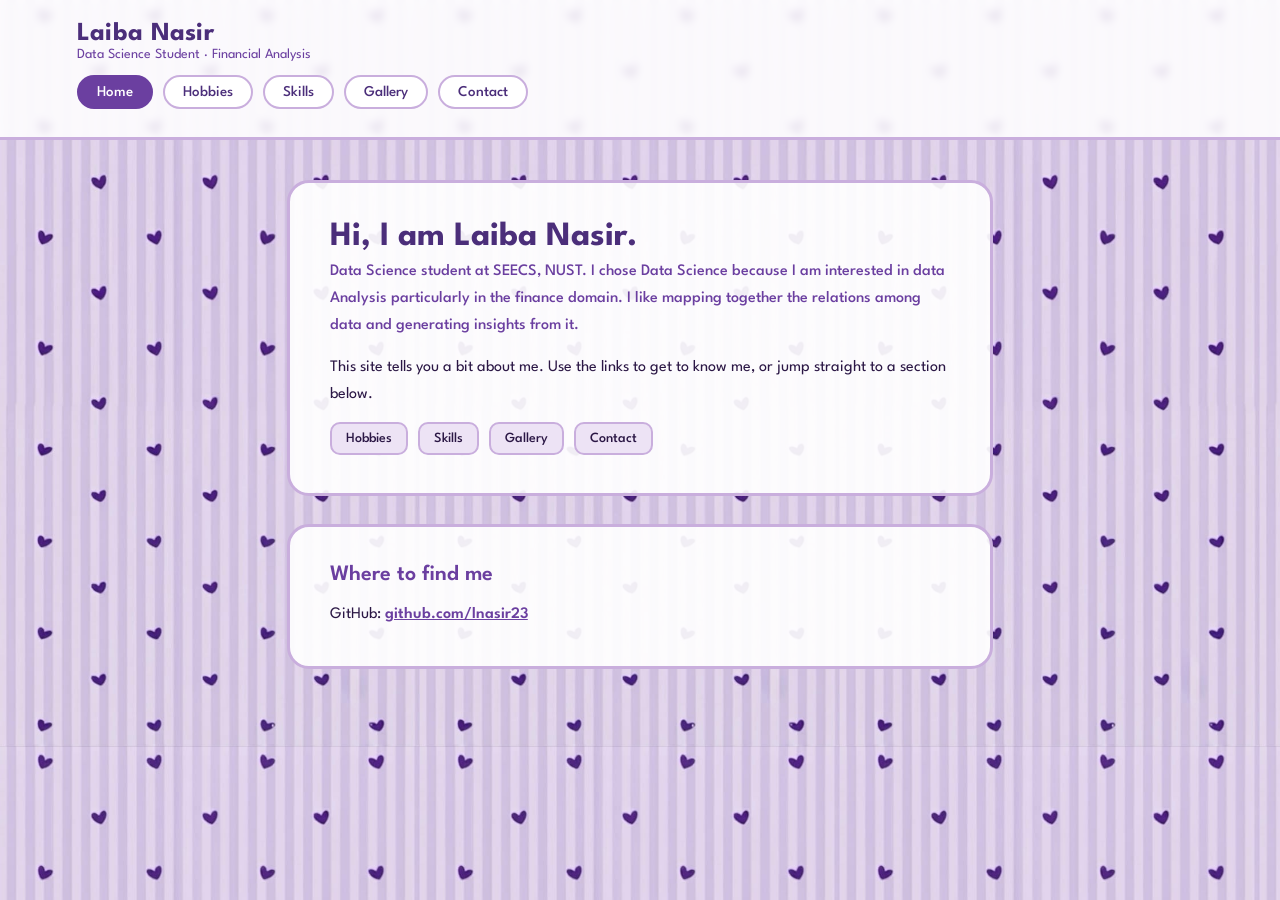
<file: index.html>
<!DOCTYPE html>
<html lang="en">
<head>
<meta charset="UTF-8">
<meta name="viewport" content="width=device-width, initial-scale=1.0">
<title>Laiba Nasir: Home</title>
<link rel="stylesheet" href="css/style.css">
</head>
<body>

<header class="top">
  <div class="brand">Laiba Nasir</div>
  <div class="role">Data Science Student · Financial Analysis</div>
  <nav>
    <ul class="clearfix">
      <li><a href="index.html" class="active">Home</a></li>
      <li><a href="hobbies.html">Hobbies</a></li>
      <li><a href="skills.html">Skills</a></li>
      <li><a href="gallery.html">Gallery</a></li>
      <li><a href="contact.html">Contact</a></li>
    </ul>
  </nav>
</header>

<main>

  <section class="panel">
    <h1>Hi, I am Laiba Nasir.</h1>
    <p class="tagline">Data Science student at SEECS, NUST. I chose Data Science because I am interested in data Analysis
    particularly in the finance domain. I like mapping together the relations among data and generating insights from it.
    </p>
    <p>This site tells you a bit about me. Use the links to get to know me,
    or jump straight to a section below.</p>
    <div class="chip-row">
      <a class="chip" href="hobbies.html" style="text-decoration:none;">Hobbies</a>
      <a class="chip" href="skills.html" style="text-decoration:none;">Skills</a>
      <a class="chip" href="gallery.html" style="text-decoration:none;">Gallery</a>
      <a class="chip" href="contact.html" style="text-decoration:none;">Contact</a>
    </div>
  </section>

  <section class="panel">
    <h2>Where to find me</h2>
    <p>GitHub: <a class="text-link" href="https://github.com/lnasir23" target="_blank" rel="noopener">github.com/lnasir23</a></p>
  </section>

</main>


</body>
</html>
</file>
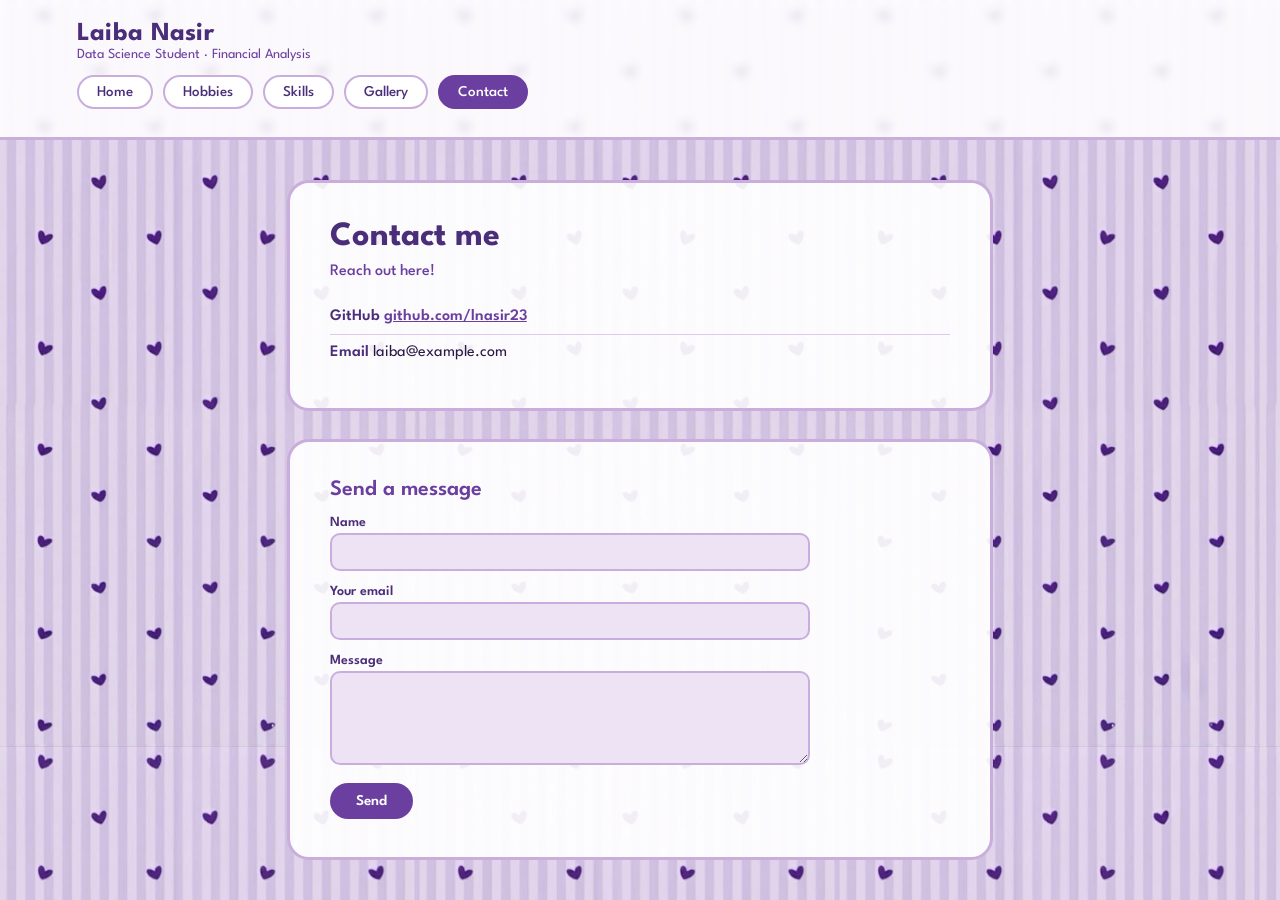
<file: contact.html>
<!DOCTYPE html>
<html lang="en">
<head>
<meta charset="UTF-8">
<meta name="viewport" content="width=device-width, initial-scale=1.0">
<title>Laiba: Contact Me</title>
<link rel="stylesheet" href="css/style.css">
</head>
<body>

<header class="top">
  <div class="brand">Laiba Nasir</div>
  <div class="role">Data Science Student · Financial Analysis</div>
  <nav>
    <ul class="clearfix">
      <li><a href="index.html">Home</a></li>
      <li><a href="hobbies.html">Hobbies</a></li>
      <li><a href="skills.html">Skills</a></li>
      <li><a href="gallery.html">Gallery</a></li>
      <li><a href="contact.html" class="active">Contact</a></li>
    </ul>
  </nav>
</header>

<main>

  <section class="panel">
    <h1>Contact me</h1>
    <p class="tagline">Reach out here!</p>
    <ul class="plain">
      <li><strong>GitHub</strong> <a class="text-link" href="https://github.com/lnasir23" target="_blank" rel="noopener">github.com/lnasir23</a></li>
      <li><strong>Email</strong>  laiba@example.com</li>
    </ul>
  </section>

  <section class="panel">
    <h2>Send a message</h2>
    <form class="contact-form" action="mailto:laiba@example.com" method="post" enctype="text/plain">
      <div>
        <label for="name">Name</label>
        <input type="text" id="name" name="name" required>
      </div>
      <div>
        <label for="email">Your email</label>
        <input type="email" id="email" name="email" required>
      </div>
      <div>
        <label for="message">Message</label>
        <textarea id="message" name="message" rows="5" required></textarea>
      </div>
      <button type="submit">Send</button>
    </form>
  </section>

</main>

</body>
</html>
</file>
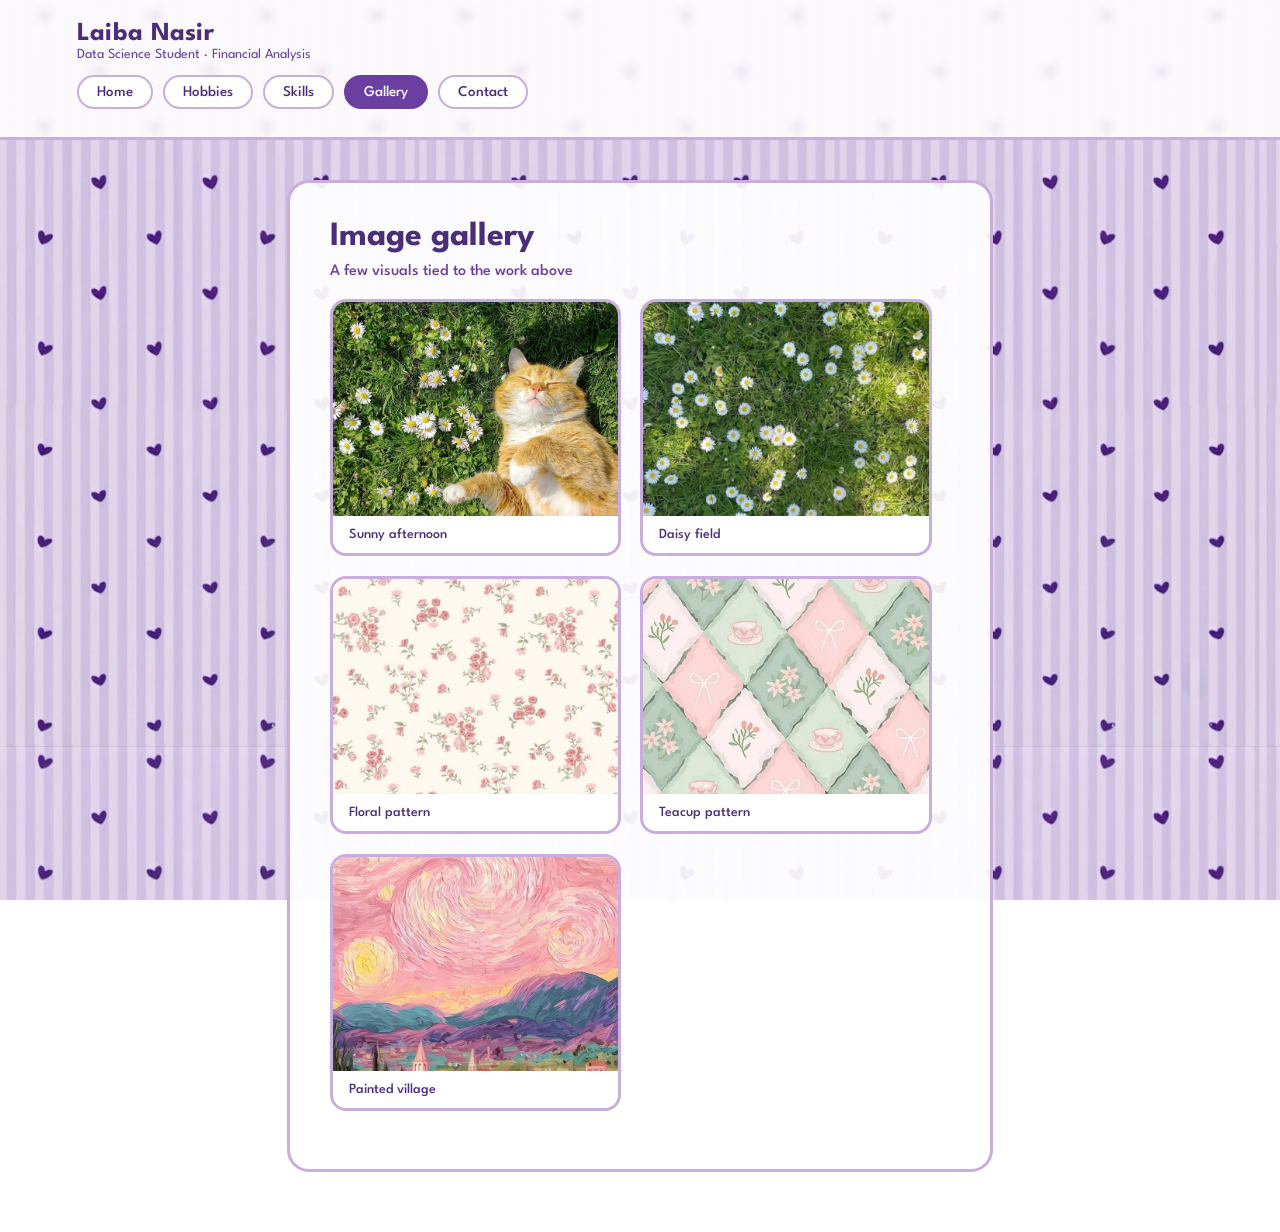
<file: gallery.html>
<!DOCTYPE html>
<html lang="en">
<head>
<meta charset="UTF-8">
<meta name="viewport" content="width=device-width, initial-scale=1.0">
<title>Laiba: Image Gallery</title>
<link rel="stylesheet" href="css/style.css">
</head>
<body>

<header class="top">
  <div class="brand">Laiba Nasir</div>
  <div class="role">Data Science Student · Financial Analysis</div>
  <nav>
    <ul class="clearfix">
      <li><a href="index.html">Home</a></li>
      <li><a href="hobbies.html">Hobbies</a></li>
      <li><a href="skills.html">Skills</a></li>
      <li><a href="gallery.html" class="active">Gallery</a></li>
      <li><a href="contact.html">Contact</a></li>
    </ul>
  </nav>
</header>

<main>

  <section class="panel">
    <h1>Image gallery</h1>
    <p class="tagline">A few visuals tied to the work above</p>

    <div class="gallery-grid clearfix">
      <figure>
        <img src="images/image-1.jpeg" alt="Cat lying in a patch of daisies">
        <figcaption>Sunny afternoon</figcaption>
      </figure>
      <figure>
        <img src="images/image-2.jpeg" alt="Field of small white daisies">
        <figcaption>Daisy field</figcaption>
      </figure>
      <figure>
        <img src="images/image-3.jpeg" alt="Pink floral pattern illustration">
        <figcaption>Floral pattern</figcaption>
      </figure>
      <figure>
        <img src="images/image-4.jpeg" alt="Pastel teacup and floral pattern illustration">
        <figcaption>Teacup pattern</figcaption>
      </figure>
      <figure>
        <img src="images/image-5.jpeg" alt="Painted village landscape under a swirling pink sky">
        <figcaption>Painted village</figcaption>
      </figure>
    </div>
  </section>

</main>



</body>
</html>
</file>
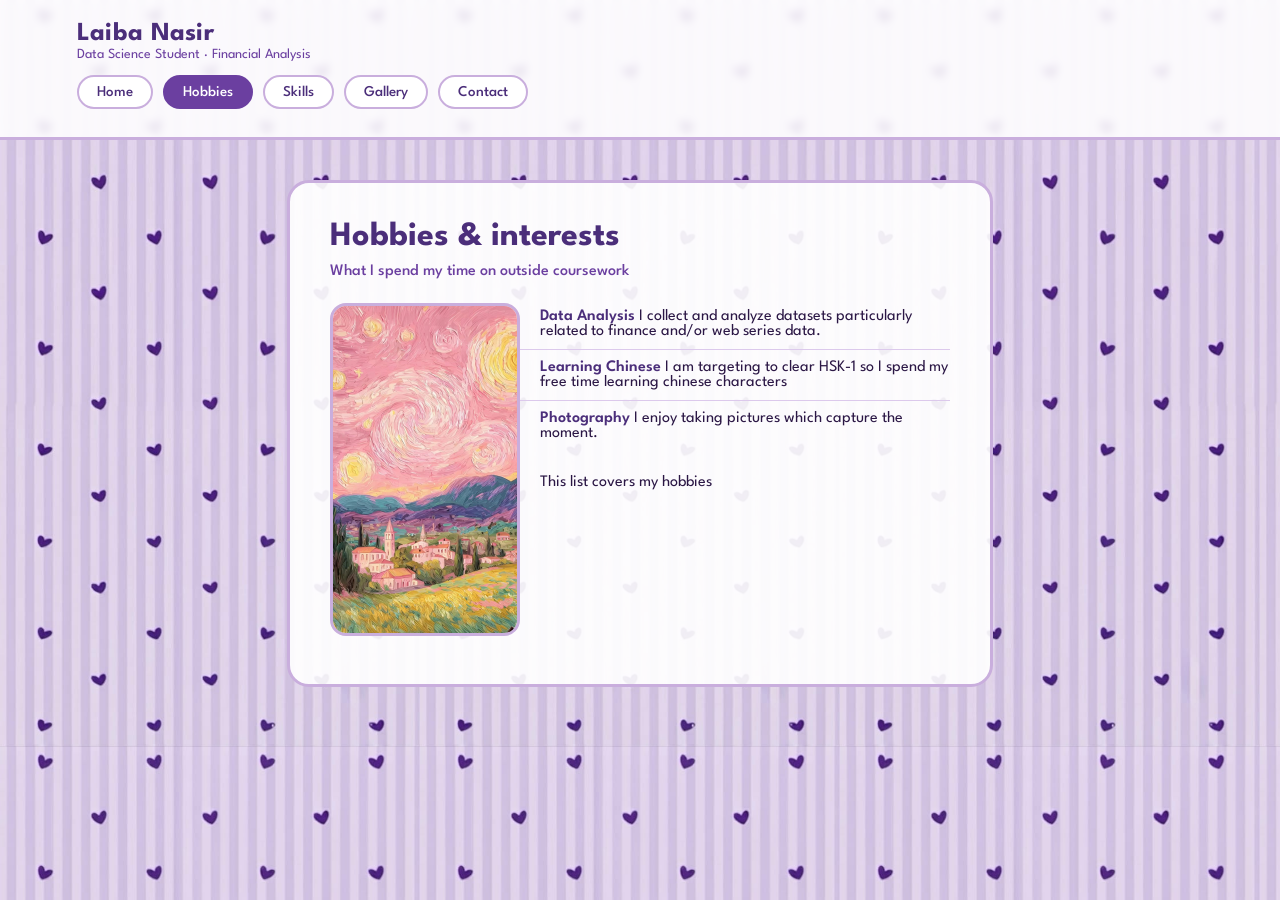
<file: hobbies.html>
<!DOCTYPE html>
<html lang="en">
<head>
<meta charset="UTF-8">
<meta name="viewport" content="width=device-width, initial-scale=1.0">
<title>Laiba: Hobbies</title>
<link rel="stylesheet" href="css/style.css">
</head>
<body>

<header class="top">
  <div class="brand">Laiba Nasir</div>
  <div class="role">Data Science Student · Financial Analysis</div>
  <nav>
    <ul class="clearfix">
      <li><a href="index.html">Home</a></li>
      <li><a href="hobbies.html" class="active">Hobbies</a></li>
      <li><a href="skills.html">Skills</a></li>
      <li><a href="gallery.html">Gallery</a></li>
      <li><a href="contact.html">Contact</a></li>
    </ul>
  </nav>
</header>

<main>

  <section class="panel clearfix">
    <h1>Hobbies &amp; interests</h1>
    <p class="tagline">What I spend my time on outside coursework</p>
    <figure class="hobby-media">
      <img src="images/image-5.jpeg" alt="Painted landscape photo, an example of my photography-editing hobby">
    </figure>
    <ul class="plain">
      <li><strong>Data Analysis</strong>  I collect and analyze datasets particularly related to finance and/or web series data.</li>
      <li><strong>Learning Chinese</strong> I am targeting to clear HSK-1 so I spend my free time learning chinese characters</li>
      <li><strong>Photography</strong> I enjoy taking pictures which capture the moment.</li>
    </ul>
    <p style="margin-top:18px;">This list covers my hobbies</p>
  </section>

</main>


</body>
</html>
</file>
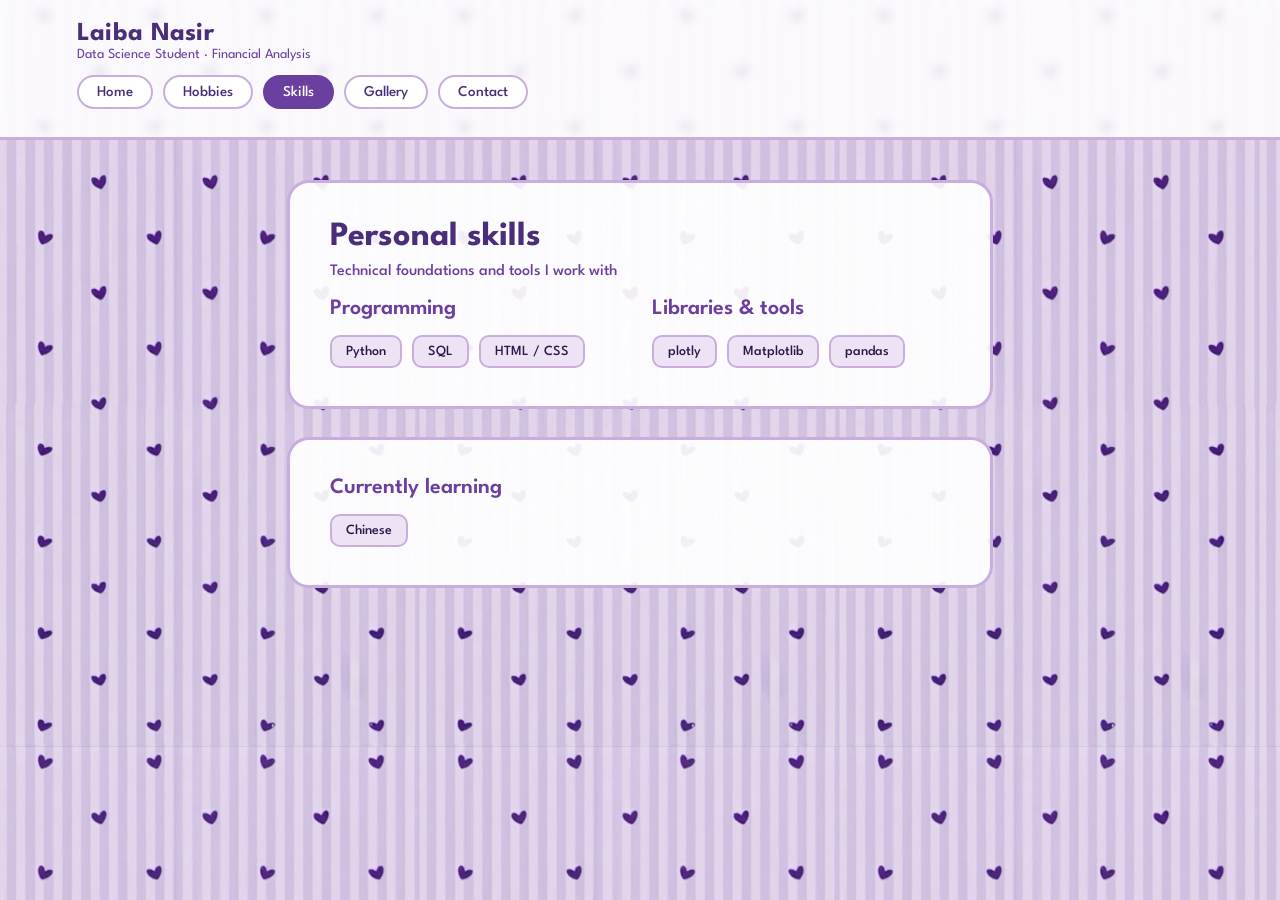
<file: skills.html>
<!DOCTYPE html>
<html lang="en">
<head>
<meta charset="UTF-8">
<meta name="viewport" content="width=device-width, initial-scale=1.0">
<title>Laiba: Personal Skills</title>
<link rel="stylesheet" href="css/style.css">
</head>
<body>

<header class="top">
  <div class="brand">Laiba Nasir</div>
  <div class="role">Data Science Student · Financial Analysis</div>
  <nav>
    <ul class="clearfix">
      <li><a href="index.html">Home</a></li>
      <li><a href="hobbies.html">Hobbies</a></li>
      <li><a href="skills.html" class="active">Skills</a></li>
      <li><a href="gallery.html">Gallery</a></li>
      <li><a href="contact.html">Contact</a></li>
    </ul>
  </nav>
</header>

<main>

  <section class="panel">
    <h1>Personal skills</h1>
    <p class="tagline">Technical foundations and tools I work with</p>
    <div class="grid-2">
      <div>
        <h2>Programming</h2>
        <div class="chip-row">
          <span class="chip">Python</span>
          <span class="chip">SQL</span>
          <span class="chip">HTML / CSS</span>
        </div>
      </div>
      <div>
        <h2>Libraries &amp; tools</h2>
        <div class="chip-row">
          <span class="chip">plotly</span>
          <span class="chip">Matplotlib</span>
          <span class="chip">pandas</span>
        </div>
      </div>
    </div>
  </section>

  
  <section class="panel">
    <h2>Currently learning</h2>
    <div class="chip-row">
      <span class="chip">Chinese</span>
    </div>
  </section>

</main>


</body>
</html>
</file>
<file: css/style.css>
/* ===========================================================
   Laiba Nasir | Personal Portfolio - shared stylesheet
   Used by: home.html, hobbies.html, skills.html,
            gallery.html, contact.html
   =========================================================== */

@import url('https://fonts.googleapis.com/css2?family=League+Spartan:wght@300;400;500;600;700&display=swap');

:root {
  --lav: #EDE3F5;
  --lav-deep: #DCC9EC;
  --stripe: #C9AEDD;
  --purple: #6B3FA0;
  --plum: #4B2E7A;
  --ink: #2B1745;
  --white: #FFFFFF;
}

* { box-sizing: border-box; }

body {
  margin: 0;
  font-family: 'League Spartan', sans-serif;
  color: var(--ink);
  background-image: url('../images/bg-hearts.jpg');
  background-size: 420px auto;
  background-repeat: repeat;
  background-attachment: fixed;
  min-height: 100vh;
}

/* Generic clearfix - needed anywhere a parent only contains
   floated children, otherwise the parent collapses to 0 height. */
.clearfix::after {
  content: "";
  display: table;
  clear: both;
}

header.top {
  background: rgba(255,255,255,0.88);
  backdrop-filter: blur(4px);
  padding: 22px 6vw 18px;
  border-bottom: 3px solid var(--stripe);
}

header.top .brand {
  font-weight: 700;
  font-size: 26px;
  color: var(--plum);
  letter-spacing: 0.3px;
}

header.top .role {
  font-weight: 400;
  font-size: 14px;
  color: var(--purple);
  margin-top: 2px;
}

/* Horizontal nav built with float on the <li> elements, per lab
   hint (previously flex on the <a> tags directly). nav ul is
   cleared via .clearfix so it doesn't collapse around its
   floated <li> children. */
nav {
  margin-top: 14px;
}

nav ul {
  list-style: none;
  margin: 0;
  padding: 0;
}

nav li {
  float: left;
  margin: 0 10px 10px 0;
}

nav a {
  display: block;
  text-decoration: none;
  color: var(--plum);
  font-weight: 500;
  font-size: 15px;
  padding: 8px 18px;
  border: 2px solid var(--stripe);
  border-radius: 999px;
  background: var(--white);
  transition: background 0.15s ease, color 0.15s ease;
}

nav a:hover,
nav a.active {
  background: var(--purple);
  border-color: var(--purple);
  color: var(--white);
}

main {
  max-width: 860px;
  margin: 40px auto 60px;
  padding: 0 6vw;
}

.panel {
  background: rgba(255,255,255,0.92);
  border: 3px solid var(--stripe);
  border-radius: 22px;
  padding: 38px 40px;
  margin-bottom: 28px;
}

.panel h1 {
  font-size: 34px;
  font-weight: 700;
  color: var(--plum);
  margin: 0 0 6px;
}

.panel h2 {
  font-size: 22px;
  font-weight: 600;
  color: var(--purple);
  margin: 0 0 16px;
}

.panel p {
  font-size: 16px;
  line-height: 1.7;
  margin: 0 0 14px;
}

.panel p:last-child { margin-bottom: 0; }

.tagline {
  font-size: 17px;
  color: var(--purple);
  font-weight: 500;
  margin-bottom: 20px;
}

ul.plain {
  list-style: none;
  padding: 0;
  margin: 0;
}

ul.plain li {
  padding: 10px 0;
  border-bottom: 1px solid var(--lav-deep);
  font-size: 16px;
}

ul.plain li:last-child { border-bottom: none; }

ul.plain li strong {
  color: var(--plum);
  font-weight: 600;
}

.chip-row {
  display: flex;
  flex-wrap: wrap;
  gap: 10px;
  margin-top: 6px;
}

.chip {
  background: var(--lav);
  border: 2px solid var(--stripe);
  color: var(--ink);
  border-radius: 10px;
  padding: 8px 14px;
  font-size: 14px;
  font-weight: 500;
}

.grid-2 {
  display: grid;
  grid-template-columns: 1fr 1fr;
  gap: 24px;
}

@media (max-width: 620px) {
  .grid-2 { grid-template-columns: 1fr; }
}

a.text-link {
  color: var(--purple);
  font-weight: 600;
}

/* ---------- Hobbies: photo floated beside a hobby entry ---------- */
.hobby-media {
  float: left;
  width: 190px;
  margin: 4px 20px 10px 0;
  border: 3px solid var(--stripe);
  border-radius: 16px;
  overflow: hidden;
}

.hobby-media img { width: 100%; display: block; }

/* ---------- Gallery: float-based grid (previously CSS grid) ---------- */
.gallery-grid figure {
  float: left;
  width: 47%;
  margin: 0 3% 20px 0;
  background: var(--white);
  border: 3px solid var(--stripe);
  border-radius: 16px;
  overflow: hidden;
}

.gallery-grid figure:nth-child(2n) { margin-right: 0; }

.gallery-grid img {
  width: 100%;
  display: block;
  aspect-ratio: 4 / 3;
  object-fit: cover;
}

.gallery-grid figcaption {
  padding: 12px 16px;
  font-size: 14px;
  font-weight: 500;
  color: var(--plum);
}

@media (max-width: 620px) {
  .gallery-grid figure { float: none; width: 100%; margin-right: 0; }
}

form.contact-form {
  display: flex;
  flex-direction: column;
  gap: 14px;
  max-width: 480px;
}

form.contact-form label {
  font-size: 14px;
  font-weight: 600;
  color: var(--plum);
  margin-bottom: 4px;
  display: block;
}

form.contact-form input,
form.contact-form textarea {
  width: 100%;
  font-family: 'League Spartan', sans-serif;
  font-size: 15px;
  padding: 10px 12px;
  border: 2px solid var(--stripe);
  border-radius: 10px;
  background: var(--lav);
  color: var(--ink);
}

form.contact-form button {
  align-self: flex-start;
  font-family: 'League Spartan', sans-serif;
  font-weight: 600;
  font-size: 15px;
  padding: 11px 26px;
  border: none;
  border-radius: 999px;
  background: var(--purple);
  color: var(--white);
  cursor: pointer;
}

form.contact-form button:hover { background: var(--plum); }

footer {
  text-align: center;
  padding: 20px;
  font-size: 13px;
  color: var(--plum);
}
</file>
